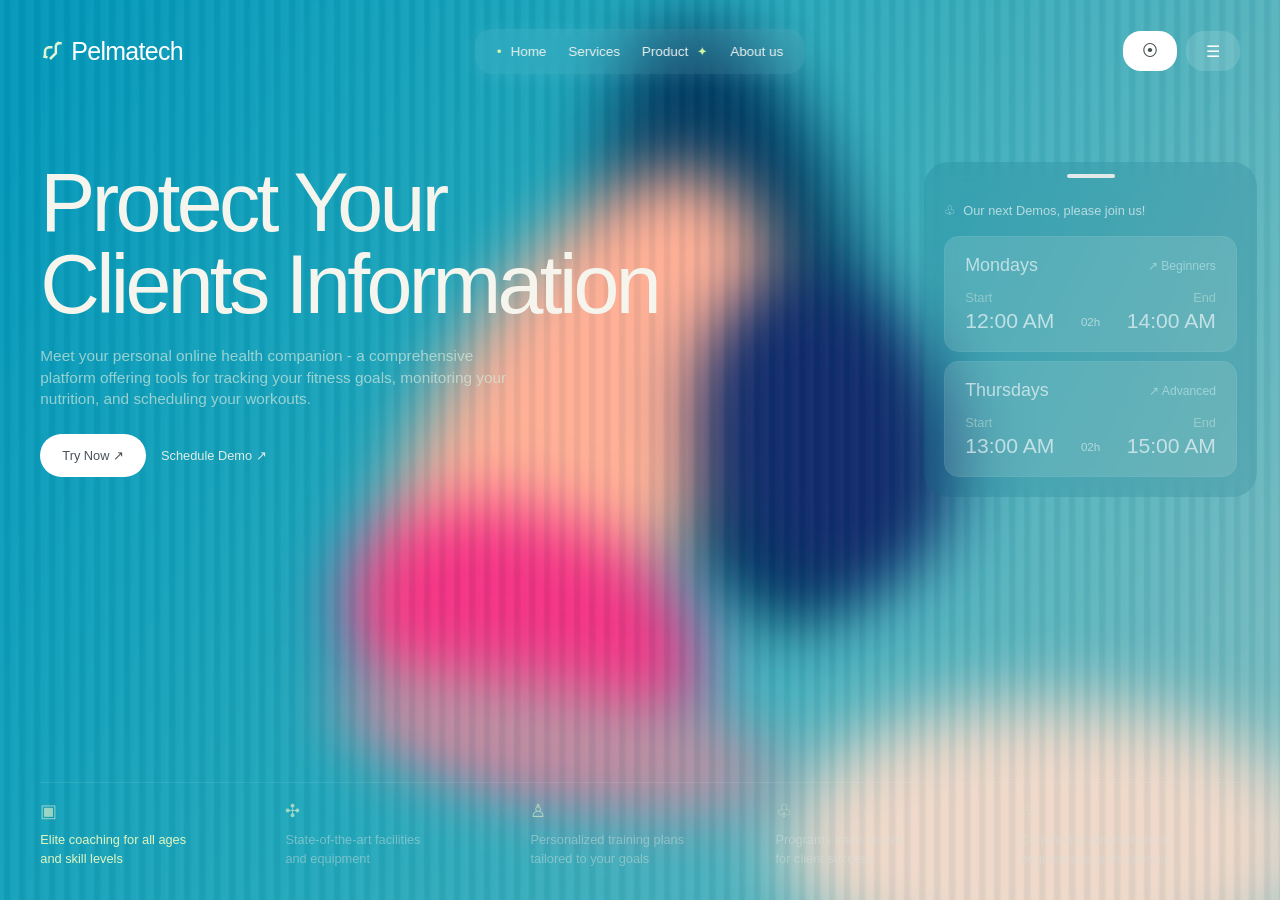
<file: index.html>
<!doctype html>
<html lang="en">
  <head>
    <meta charset="utf-8">
    <meta name="viewport" content="width=device-width,initial-scale=1">
    <title>Pelmatech — Your Personal Health Companion</title>
    <link rel="stylesheet" href="styles.css">
  </head>
  <body>
    <main>
      <div class="art" aria-hidden="true">
        <div class="blob one">
        </div>
        <div class="blob two">
        </div>
        <div class="blob three">
        </div>
        <div class="blob four">
        </div>
        <div class="blob five">
        </div>
        <div class="blob six">
        </div>
        <div class="ribs">
        </div>
      </div>
      <header>
        <a class="brand" href="#" aria-label="Pelmatech home">
          <svg viewBox="0 0 30 30" fill="none" stroke="#e1f5d3" stroke-width="3">
            <path d="M6 22v-7a5 5 0 0 1 5-5h4M12 24l7-7V9a4 4 0 0 1 4-4h3M4 21l5 1M19 7l4-3"/>
          </svg>Pelmatech</a>
          <nav aria-label="Main navigation">
            <a href="#">Home</a>
            <a href="#services">Services</a>
            <a href="#product">Product</a>
            <a href="#about">About us</a>
          </nav>
          <div class="header-actions">
            <button class="icon-button" data-dialog="Your wellness, in one place" aria-label="Account">⦿</button>
            <button class="icon-button" id="menu" aria-label="Open menu">☰</button>
          </div>
        </header>
        <aside class="schedule">
          <div class="handle">
          </div>
          <div class="location">♧ &nbsp;Our next Demos, please join us!</div>
          <div class="session">
            <div class="session-top">Mondays <span class="level">↗ Beginners</span>
            </div>
            <div class="labels">
              <span>Start</span>
              <span>End</span>
            </div>
            <div class="times">
              <span>12:00 AM</span>
              <span>02h</span>
              <span>14:00 AM</span>
            </div>
          </div>
          <div class="session">
            <div class="session-top">Thursdays <span class="level">↗ Advanced</span>
            </div>
            <div class="labels">
              <span>Start</span>
              <span>End</span>
            </div>
            <div class="times">
              <span>13:00 AM</span>
              <span>02h</span>
              <span>15:00 AM</span>
            </div>
          </div>
        </aside>
        <!-- Edit the main heading, description, and button labels below. -->
        <section class="hero">
          <h1>Protect Your<br>Clients Information</h1>
          <p class="description">Meet your personal online health companion - a comprehensive<br>platform offering tools for tracking your fitness goals, monitoring your<br>nutrition, and scheduling your workouts.</p>
          <div class="cta">
            <button class="primary" data-dialog="Start your wellness journey">Try Now ↗</button>
            <button class="demo" data-dialog="Schedule your personal demo">Schedule Demo ↗</button>
          </div>
        </section>
        <section class="features" id="services">
          <div class="feature">
            <span class="symbol">▣</span>Elite coaching for all ages<br>and skill levels</div>
            <div class="feature">
              <span class="symbol">✣</span>State-of-the-art facilities<br>and equipment</div>
              <div class="feature" id="product">
                <span class="symbol">♙</span>Personalized training plans<br>tailored to your goals</div>
                <div class="feature">
                  <span class="symbol">♧</span>Programs track-record<br>for client success</div>
                  <div class="feature" id="about">
                    <span class="symbol">♧</span>Community atmosphere of<br>beginners to professionals</div>
                  </section>
                </main>
                <dialog>
                  <form method="dialog">
                    <h2 id="dialog-title">
                    </h2>
                    <p>Take the next step toward your health and fitness goals.</p>
                    <label>Email address<input type="email" placeholder="you@example.com" required>
                    </label>
                    <button type="submit">Continue ↗</button> <button type="button" id="close">Close</button>
                    <p id="feedback" aria-live="polite">
                    </p>
                  </form>
                </dialog>
                <script src="script.js" defer>
                </script>
              </body>
            </html>
</file>
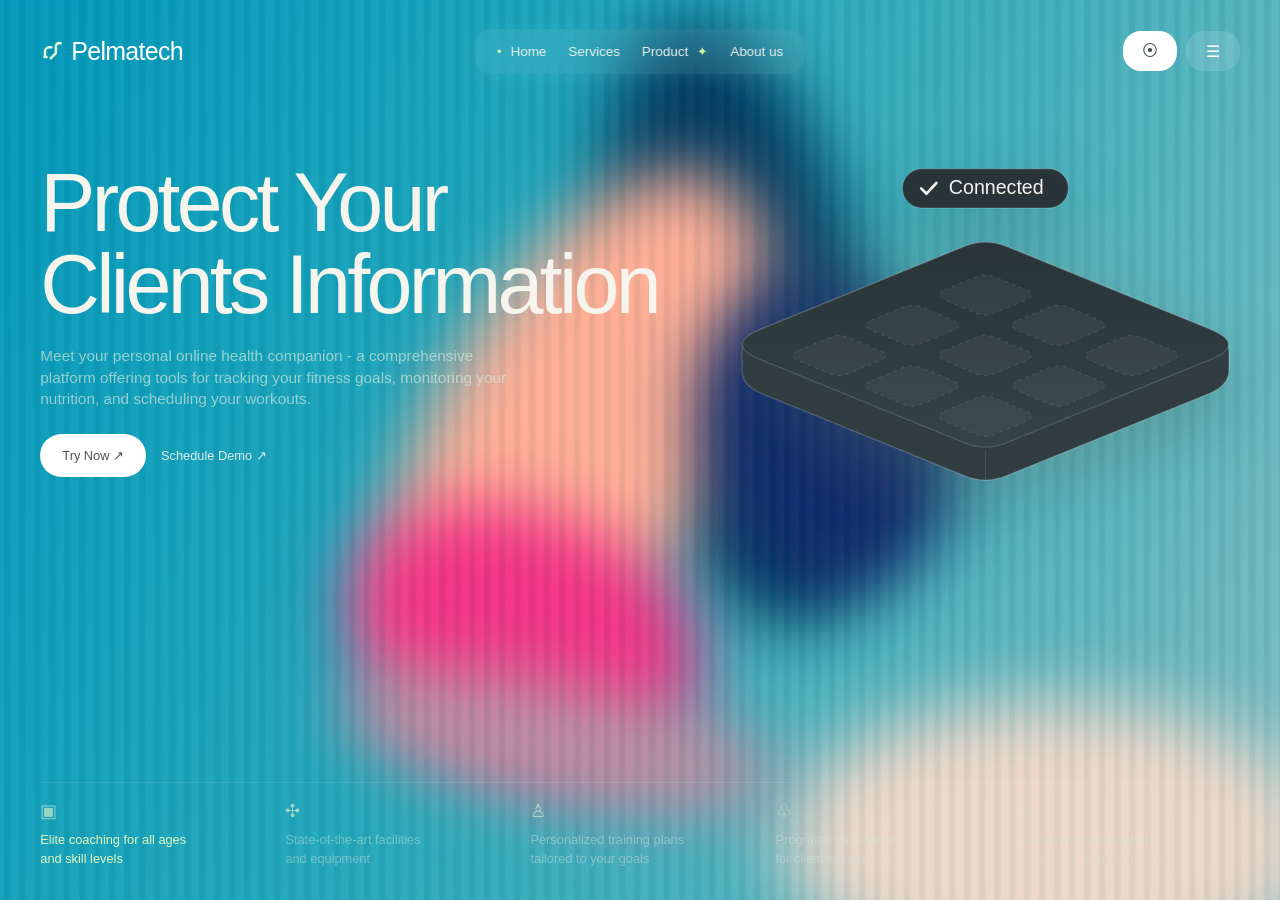
<file: plugin-slot.html>
<!doctype html>
<html lang="en">
  <head>
    <meta charset="utf-8">
    <meta name="viewport" content="width=device-width,initial-scale=1">
    <title>Pelmatech — Integration Preview</title>
    <link rel="stylesheet" href="styles.css">
    <link rel="stylesheet" href="plugin-slot.css">
  </head>
  <body>
    <main>
      <div class="art" aria-hidden="true">
        <div class="blob one">
        </div>
        <div class="blob two">
        </div>
        <div class="blob three">
        </div>
        <div class="blob four">
        </div>
        <div class="blob five">
        </div>
        <div class="blob six">
        </div>
        <div class="ribs">
        </div>
      </div>
      <header>
        <a class="brand" href="#" aria-label="Pelmatech home">
          <svg viewBox="0 0 30 30" fill="none" stroke="#e1f5d3" stroke-width="3">
            <path d="M6 22v-7a5 5 0 0 1 5-5h4M12 24l7-7V9a4 4 0 0 1 4-4h3M4 21l5 1M19 7l4-3"/>
          </svg>Pelmatech</a>
          <nav aria-label="Main navigation">
            <a href="#">Home</a>
            <a href="#services">Services</a>
            <a href="#product">Product</a>
            <a href="#about">About us</a>
          </nav>
          <div class="header-actions">
            <button class="icon-button" data-dialog="Your wellness, in one place" aria-label="Account">⦿</button>
            <button class="icon-button" id="menu" aria-label="Open menu">☰</button>
          </div>
        </header>
        <aside class="plugin-visual" aria-label="Integration illustration">
<svg viewBox="0 0 660 480" role="img" aria-labelledby="plugin-title plugin-desc" xmlns="http://www.w3.org/2000/svg">
<title id="plugin-title">Connected integrations</title><desc id="plugin-desc">Integration tiles drop into open slots on an isometric board. Decorative product illustration.</desc>
<defs><radialGradient id="halo"><stop stop-color="#b2b29a" stop-opacity=".28"/><stop offset="1" stop-color="#b2b29a" stop-opacity="0"/></radialGradient><linearGradient id="board" x2="0" y2="1"><stop stop-color="#283437"/><stop offset="1" stop-color="#354345"/></linearGradient></defs>
<ellipse class="board-glow" cx="330" cy="270" rx="285" ry="200" fill="url(#halo)"/>
<g class="connection-badge"><rect x="237" y="58" width="186" height="44" rx="22" fill="#283437" stroke="#ffffff28" stroke-width="1.5"/><path d="M258 80 l6 6 11 -12" fill="none" stroke="#f5f5ef" stroke-width="3" stroke-linecap="round" stroke-linejoin="round"/><text x="289" y="86" fill="#f5f5ef" font-size="22" font-family="Arial,sans-serif">Connected</text></g>
<path d="M57 264 Q57 247 78 238 L307 145 Q330 136 353 145 L582 238 Q603 247 603 264 V284 Q603 301 581 310 L354 402 Q330 412 306 402 L79 310 Q57 301 57 284Z" fill="#303c3f" stroke="#ffffff30" stroke-width="1.5"/>
<path d="M78 238 L307 145 Q330 136 353 145 L582 238 Q623 255 582 272 L354 365 Q330 375 306 365 L78 272 Q37 255 78 238Z" fill="url(#board)" stroke="#ffffff24" stroke-width="1.5"/>
<path d="M330 373 V408" stroke="#ffffff20"/>
<g transform="translate(330 191)"><path d="M-46 -9 L-10 -24 Q0 -28 10 -24 L46 -9 Q58 -4 46 2 L10 17 Q0 21 -10 17 L-46 2 Q-58 -4 -46 -9Z" transform="translate(0 12)" fill="#ffffff0b" stroke="#ffffff25" stroke-dasharray="4 5"/>
<g class="slot-impact" style="--delay:0.0s"><path class="impact-aura" d="M-46 -9 L-10 -24 Q0 -28 10 -24 L46 -9 Q58 -4 46 2 L10 17 Q0 21 -10 17 L-46 2 Q-58 -4 -46 -9Z"/><path class="impact-ring" d="M-46 -9 L-10 -24 Q0 -28 10 -24 L46 -9 Q58 -4 46 2 L10 17 Q0 21 -10 17 L-46 2 Q-58 -4 -46 -9Z"/></g>
<g class="plugin-tile" style="--delay:0.0s"><path d="M-51 -3 L-51 10 Q-51 15 -42 19 L-10 32 Q0 36 10 32 L42 19 Q51 15 51 10 V-3Z" fill="#737f7a"/><path d="M0 18 V35 Q-5 35 -10 32 L-42 19 Q-51 15 -51 10 V-3Z" fill="#8b9790"/><path d="M-46 -9 L-10 -24 Q0 -28 10 -24 L46 -9 Q58 -4 46 2 L10 17 Q0 21 -10 17 L-46 2 Q-58 -4 -46 -9Z" fill="#b8c0b6" stroke="#fff" stroke-opacity=".25"/><g transform="matrix(.78 .3 -.78 .3 0 -4)" fill="#263330" color="#263330"><circle r="19" fill="currentColor"/><path d="M-11 -6 Q0 -11 11 -4 M-10 0 Q0 -4 10 2 M-8 6 Q0 3 8 8" fill="none" stroke="#b8c0b6" stroke-width="3" stroke-linecap="round"/></g></g>
</g>
<g transform="translate(248 225)"><path d="M-46 -9 L-10 -24 Q0 -28 10 -24 L46 -9 Q58 -4 46 2 L10 17 Q0 21 -10 17 L-46 2 Q-58 -4 -46 -9Z" transform="translate(0 12)" fill="#ffffff0b" stroke="#ffffff25" stroke-dasharray="4 5"/>
<g class="slot-impact" style="--delay:0.4s"><path class="impact-aura" d="M-46 -9 L-10 -24 Q0 -28 10 -24 L46 -9 Q58 -4 46 2 L10 17 Q0 21 -10 17 L-46 2 Q-58 -4 -46 -9Z"/><path class="impact-ring" d="M-46 -9 L-10 -24 Q0 -28 10 -24 L46 -9 Q58 -4 46 2 L10 17 Q0 21 -10 17 L-46 2 Q-58 -4 -46 -9Z"/></g>
<g class="plugin-tile" style="--delay:0.4s"><path d="M-51 -3 L-51 10 Q-51 15 -42 19 L-10 32 Q0 36 10 32 L42 19 Q51 15 51 10 V-3Z" fill="#737f7a"/><path d="M0 18 V35 Q-5 35 -10 32 L-42 19 Q-51 15 -51 10 V-3Z" fill="#8b9790"/><path d="M-46 -9 L-10 -24 Q0 -28 10 -24 L46 -9 Q58 -4 46 2 L10 17 Q0 21 -10 17 L-46 2 Q-58 -4 -46 -9Z" fill="#b8c0b6" stroke="#fff" stroke-opacity=".25"/><g transform="matrix(.78 .3 -.78 .3 0 -4)" fill="#263330" color="#263330"><circle cx="-9" r="13"/><ellipse cx="12" ry="12" rx="6"/><ellipse cx="23" ry="11" rx="2"/></g></g>
</g>
<g transform="translate(412 225)"><path d="M-46 -9 L-10 -24 Q0 -28 10 -24 L46 -9 Q58 -4 46 2 L10 17 Q0 21 -10 17 L-46 2 Q-58 -4 -46 -9Z" transform="translate(0 12)" fill="#ffffff0b" stroke="#ffffff25" stroke-dasharray="4 5"/>
</g>
<g transform="translate(166 259)"><path d="M-46 -9 L-10 -24 Q0 -28 10 -24 L46 -9 Q58 -4 46 2 L10 17 Q0 21 -10 17 L-46 2 Q-58 -4 -46 -9Z" transform="translate(0 12)" fill="#ffffff0b" stroke="#ffffff25" stroke-dasharray="4 5"/>
</g>
<g transform="translate(330 259)"><path d="M-46 -9 L-10 -24 Q0 -28 10 -24 L46 -9 Q58 -4 46 2 L10 17 Q0 21 -10 17 L-46 2 Q-58 -4 -46 -9Z" transform="translate(0 12)" fill="#ffffff0b" stroke="#ffffff25" stroke-dasharray="4 5"/>
<g class="slot-impact" style="--delay:0.8s"><path class="impact-aura" d="M-46 -9 L-10 -24 Q0 -28 10 -24 L46 -9 Q58 -4 46 2 L10 17 Q0 21 -10 17 L-46 2 Q-58 -4 -46 -9Z"/><path class="impact-ring" d="M-46 -9 L-10 -24 Q0 -28 10 -24 L46 -9 Q58 -4 46 2 L10 17 Q0 21 -10 17 L-46 2 Q-58 -4 -46 -9Z"/></g>
<g class="plugin-tile" style="--delay:0.8s"><path d="M-51 -3 L-51 10 Q-51 15 -42 19 L-10 32 Q0 36 10 32 L42 19 Q51 15 51 10 V-3Z" fill="#737f7a"/><path d="M0 18 V35 Q-5 35 -10 32 L-42 19 Q-51 15 -51 10 V-3Z" fill="#8b9790"/><path d="M-46 -9 L-10 -24 Q0 -28 10 -24 L46 -9 Q58 -4 46 2 L10 17 Q0 21 -10 17 L-46 2 Q-58 -4 -46 -9Z" fill="#b8c0b6" stroke="#fff" stroke-opacity=".25"/><g transform="matrix(.78 .3 -.78 .3 0 -4)" fill="#263330" color="#263330"><path d="M-15 -12 Q0 -19 15 -12 L23 12 Q15 18 9 16 L7 12 Q0 15 -7 12 L-9 16 Q-17 18 -23 12Z"/><ellipse cx="-8" rx="3" ry="4" fill="#b8c0b6"/><ellipse cx="8" rx="3" ry="4" fill="#b8c0b6"/></g></g>
</g>
<g transform="translate(494 259)"><path d="M-46 -9 L-10 -24 Q0 -28 10 -24 L46 -9 Q58 -4 46 2 L10 17 Q0 21 -10 17 L-46 2 Q-58 -4 -46 -9Z" transform="translate(0 12)" fill="#ffffff0b" stroke="#ffffff25" stroke-dasharray="4 5"/>
<g class="slot-impact" style="--delay:1.2s"><path class="impact-aura" d="M-46 -9 L-10 -24 Q0 -28 10 -24 L46 -9 Q58 -4 46 2 L10 17 Q0 21 -10 17 L-46 2 Q-58 -4 -46 -9Z"/><path class="impact-ring" d="M-46 -9 L-10 -24 Q0 -28 10 -24 L46 -9 Q58 -4 46 2 L10 17 Q0 21 -10 17 L-46 2 Q-58 -4 -46 -9Z"/></g>
<g class="plugin-tile" style="--delay:1.2s"><path d="M-51 -3 L-51 10 Q-51 15 -42 19 L-10 32 Q0 36 10 32 L42 19 Q51 15 51 10 V-3Z" fill="#737f7a"/><path d="M0 18 V35 Q-5 35 -10 32 L-42 19 Q-51 15 -51 10 V-3Z" fill="#8b9790"/><path d="M-46 -9 L-10 -24 Q0 -28 10 -24 L46 -9 Q58 -4 46 2 L10 17 Q0 21 -10 17 L-46 2 Q-58 -4 -46 -9Z" fill="#b8c0b6" stroke="#fff" stroke-opacity=".25"/><g transform="matrix(.78 .3 -.78 .3 0 -4)" fill="#263330" color="#263330"><path d="M-14 -12 L-15 -22 L-5 -17 Q0 -19 6 -17 L16 -22 L15 -11 Q26 14 7 18 L7 25 L-6 25 L-6 18 Q-24 13 -14 -12Z"/><path d="M-6 20 Q-19 25 -24 13" fill="none" stroke="currentColor" stroke-width="4"/></g></g>
</g>
<g transform="translate(248 293)"><path d="M-46 -9 L-10 -24 Q0 -28 10 -24 L46 -9 Q58 -4 46 2 L10 17 Q0 21 -10 17 L-46 2 Q-58 -4 -46 -9Z" transform="translate(0 12)" fill="#ffffff0b" stroke="#ffffff25" stroke-dasharray="4 5"/>
<g class="slot-impact" style="--delay:1.6s"><path class="impact-aura" d="M-46 -9 L-10 -24 Q0 -28 10 -24 L46 -9 Q58 -4 46 2 L10 17 Q0 21 -10 17 L-46 2 Q-58 -4 -46 -9Z"/><path class="impact-ring" d="M-46 -9 L-10 -24 Q0 -28 10 -24 L46 -9 Q58 -4 46 2 L10 17 Q0 21 -10 17 L-46 2 Q-58 -4 -46 -9Z"/></g>
<g class="plugin-tile" style="--delay:1.6s"><path d="M-51 -3 L-51 10 Q-51 15 -42 19 L-10 32 Q0 36 10 32 L42 19 Q51 15 51 10 V-3Z" fill="#737f7a"/><path d="M0 18 V35 Q-5 35 -10 32 L-42 19 Q-51 15 -51 10 V-3Z" fill="#8b9790"/><path d="M-46 -9 L-10 -24 Q0 -28 10 -24 L46 -9 Q58 -4 46 2 L10 17 Q0 21 -10 17 L-46 2 Q-58 -4 -46 -9Z" fill="#b8c0b6" stroke="#fff" stroke-opacity=".25"/><g transform="matrix(.78 .3 -.78 .3 0 -4)" fill="#263330" color="#263330"><path d="M-5 -20 V-5 M5 -5 H20 M5 20 V5 M-20 5 H-5" stroke="currentColor" stroke-width="8" stroke-linecap="round" fill="none"/><circle cx="-17" cy="-15" r="4"/><circle cx="15" cy="-17" r="4"/><circle cx="17" cy="15" r="4"/><circle cx="-15" cy="17" r="4"/></g></g>
</g>
<g transform="translate(412 293)"><path d="M-46 -9 L-10 -24 Q0 -28 10 -24 L46 -9 Q58 -4 46 2 L10 17 Q0 21 -10 17 L-46 2 Q-58 -4 -46 -9Z" transform="translate(0 12)" fill="#ffffff0b" stroke="#ffffff25" stroke-dasharray="4 5"/>
<g class="slot-impact" style="--delay:2.0s"><path class="impact-aura" d="M-46 -9 L-10 -24 Q0 -28 10 -24 L46 -9 Q58 -4 46 2 L10 17 Q0 21 -10 17 L-46 2 Q-58 -4 -46 -9Z"/><path class="impact-ring" d="M-46 -9 L-10 -24 Q0 -28 10 -24 L46 -9 Q58 -4 46 2 L10 17 Q0 21 -10 17 L-46 2 Q-58 -4 -46 -9Z"/></g>
<g class="plugin-tile" style="--delay:2.0s"><path d="M-51 -3 L-51 10 Q-51 15 -42 19 L-10 32 Q0 36 10 32 L42 19 Q51 15 51 10 V-3Z" fill="#737f7a"/><path d="M0 18 V35 Q-5 35 -10 32 L-42 19 Q-51 15 -51 10 V-3Z" fill="#8b9790"/><path d="M-46 -9 L-10 -24 Q0 -28 10 -24 L46 -9 Q58 -4 46 2 L10 17 Q0 21 -10 17 L-46 2 Q-58 -4 -46 -9Z" fill="#b8c0b6" stroke="#fff" stroke-opacity=".25"/><g transform="matrix(.78 .3 -.78 .3 0 -4)" fill="#263330" color="#263330"><path d="M-19 -21 L12 21 H21 L-10 -21Z M17 -21 L-17 21" fill="none" stroke="currentColor" stroke-width="3"/></g></g>
</g>
<g transform="translate(330 327)"><path d="M-46 -9 L-10 -24 Q0 -28 10 -24 L46 -9 Q58 -4 46 2 L10 17 Q0 21 -10 17 L-46 2 Q-58 -4 -46 -9Z" transform="translate(0 12)" fill="#ffffff0b" stroke="#ffffff25" stroke-dasharray="4 5"/>
</g>
</svg>
</aside>
        <!-- Edit the main heading, description, and button labels below. -->
        <section class="hero">
          <h1>Protect Your<br>Clients Information</h1>
          <p class="description">Meet your personal online health companion - a comprehensive<br>platform offering tools for tracking your fitness goals, monitoring your<br>nutrition, and scheduling your workouts.</p>
          <div class="cta">
            <button class="primary" data-dialog="Start your wellness journey">Try Now ↗</button>
            <button class="demo" data-dialog="Schedule your personal demo">Schedule Demo ↗</button>
          </div>
        </section>
        <section class="features" id="services">
          <div class="feature">
            <span class="symbol">▣</span>Elite coaching for all ages<br>and skill levels</div>
            <div class="feature">
              <span class="symbol">✣</span>State-of-the-art facilities<br>and equipment</div>
              <div class="feature" id="product">
                <span class="symbol">♙</span>Personalized training plans<br>tailored to your goals</div>
                <div class="feature">
                  <span class="symbol">♧</span>Programs track-record<br>for client success</div>
                  <div class="feature" id="about">
                    <span class="symbol">♧</span>Community atmosphere of<br>beginners to professionals</div>
                  </section>
                </main>
                <dialog>
                  <form method="dialog">
                    <h2 id="dialog-title">
                    </h2>
                    <p>Take the next step toward your health and fitness goals.</p>
                    <label>Email address<input type="email" placeholder="you@example.com" required>
                    </label>
                    <button type="submit">Continue ↗</button> <button type="button" id="close">Close</button>
                    <p id="feedback" aria-live="polite">
                    </p>
                  </form>
                </dialog>
                <script src="script.js" defer>
                </script>
              </body>
            </html>
</file>
<file: styles.css>
* {
  box-sizing:border-box;
}
body {
  margin:0;
  font-family:Arial,Helvetica,sans-serif;
  background:#139bb3;
  color:#f5f5ed;
}
button,a {
  font:inherit;
}
button {
  cursor:pointer;
}
main {
  position:relative;
  min-height:100svh;
  overflow:hidden;
  background:linear-gradient(115deg,#0399bb 4%,#21a8bb 42%,#7ebdc0 100%);
}
.art {
  position:absolute;
  inset:0;
  overflow:hidden;
}
.blob {
  position:absolute;
  filter:blur(34px);
  border-radius:48%;
}
.one {
  background:#003a61;
  width:20%;
  height:68%;
  left:48%;
  top:2%;
  transform:rotate(-12deg);
}
.two {
  background:#ffae94;
  width:22%;
  height:65%;
  left:34%;
  top:16%;
  transform:rotate(30deg);
}
.three {
  background:#f43183;
  width:28%;
  height:27%;
  left:27%;
  top:57%;
  transform:rotate(20deg);
}
.four {
  background:#102a6b;
  width:19%;
  height:35%;
  left:55%;
  top:31%;
  transform:rotate(-20deg);
}
.five {
  background:#efd8c9;
  width:42%;
  height:31%;
  right:-3%;
  bottom:-9%;
  filter:blur(38px);
}
.six {
  background:#bd8da0;
  width:35%;
  height:13%;
  left:26%;
  bottom:11%;
  transform:rotate(10deg);
}
.ribs {
  position:absolute;
  inset:0;
  background:repeating-linear-gradient(90deg,#ffffff09 0px,#ffffff09 3px,#00445b10 5px,#00445b10 9px,#ffffff07 12px,#ffffff07 15px);
  backdrop-filter:blur(2px);
}
header {
  position:relative;
  display:flex;
  justify-content:space-between;
  align-items:center;
  padding:3.45vh 3.15vw;
}
.brand {
  display:flex;
  align-items:center;
  gap:6px;
  color:white;
  text-decoration:none;
  font-size:clamp(14px,1.95vw,28px);
  letter-spacing:-.7px;
}
.brand svg {
  width:25px;
  height:27px;
}
nav {
  position:absolute;
  left:50%;
  transform:translateX(-50%);
  display:flex;
  gap:22px;
  align-items:center;
  padding:15px 22px;
  border-radius:17px;
  background:#ffffff15;
  box-shadow:0 3px 20px #ffffff12;
  backdrop-filter:blur(12px);
}
nav a {
  color:#eef1ed;
  text-decoration:none;
  font-size:clamp(10px,1.05vw,16px);
  white-space:nowrap;
}
nav a:first-child:before {
  content:'•';
  margin-right:9px;
  color:#dfffae;
}
nav a[href="#product"]:after {
  content:'✦';
  color:#d1f5a2;
  margin-left:9px;
}
.header-actions {
  display:flex;
  gap:9px;
}
.icon-button {
  border:0;
  border-radius:18px;
  width:54px;
  height:40px;
  background:#ffffff22;
  color:white;
}
.icon-button:first-child {
  background:#fff;
  color:#47534e;
}
.schedule {
  position:absolute;
  top:18%;
  right:1.8%;
  width:26%;
  padding:12px 20px 20px;
  background:#05647a27;
  border-radius:25px;
  color:#ffffff9e;
  backdrop-filter:blur(12px);
}
.handle {
  height:4px;
  width:48px;
  background:#e1eae8;
  border-radius:5px;
  margin:0 auto 25px;
}
.location {
  font-size:clamp(8px,1vw,15px);
  margin-bottom:18px;
  white-space:nowrap;
}
.session {
  padding:18px 20px;
  margin-top:9px;
  background:#c7e6df2b;
  border:1px solid #ffffff0c;
  border-radius:15px;
}
.session-top {
  display:flex;
  justify-content:space-between;
  font-size:clamp(11px,1.4vw,21px);
  margin-bottom:14px;
}
.level {
  font-size:.68em;
  align-self:center;
  color:#e9ffff70;
}
.labels,.times {
  display:flex;
  justify-content:space-between;
}
.labels {
  font-size:clamp(8px,1vw,14px);
  color:#d8eddf70;
  margin-bottom:4px;
}
.times {
  font-size:clamp(12px,1.65vw,24px);
  white-space:nowrap;
}
.times span:nth-child(2) {
  font-size:.55em;
  align-self:center;
  color:#ffffff85;
}
.hero {
  position:absolute;
  left:3.15%;
  top:18%;
  width:69%;
}
h1 {
  font-size:clamp(34px,6.45vw,110px);
  font-weight:400;
  line-height:.99;
  letter-spacing:-.045em;
  margin:0 0 20px;
}
.description {
  max-width:37vw;
  font-size:clamp(10px,1.2vw,18px);
  line-height:1.4;
  color:#d5e9deae;
  margin:0;
}
.cta {
  display:flex;
  align-items:center;
  gap:15px;
  margin-top:24px;
}
.primary {
  background:#fff;
  border:0;
  border-radius:24px;
  padding:14px 22px;
  color:#4b5257;
  font-size:clamp(10px,1vw,15px);
}
.demo {
  border:0;
  background:none;
  color:#e0ece4;
  font-size:clamp(10px,1vw,15px);
  padding:10px 0;
}
.features {
  position:absolute;
  bottom:3.5%;
  left:3.15%;
  right:3.15%;
  display:grid;
  grid-template-columns:repeat(5,1fr);
  gap:26px;
  border-top:1px solid #ffffff17;
  padding-top:15px;
}
.feature {
  font-size:clamp(9px,1vw,15px);
  line-height:1.45;
  color:#d7e3df75;
}
.feature:first-child {
  color:#e1f6c1;
}
.symbol {
  display:block;
  font-size:18px;
  margin-bottom:7px;
  color:#d5edcbb0;
}
dialog {
  border:1px solid #ffffff55;
  border-radius:24px;
  padding:32px;
  background:#eaf3ed;
  color:#214a50;
  max-width:420px;
}
dialog::backdrop {
  background:#003d5066;
  backdrop-filter:blur(10px);
}
dialog button {
  border:0;
  border-radius:20px;
  padding:12px 20px;
  background:#147c89;
  color:white;
}
dialog h2 {
  font-weight:400;
}
dialog input {
  width:100%;
  padding:12px;
  margin:15px 0;
  border:1px solid #a3bcb5;
  border-radius:8px;
}
@media(max-width:700px) {
  nav {
    gap:14px;
    padding:11px 15px;
  }
  header {
    padding-top:13px;
  }
  .icon-button {
    width:34px;
    height:27px;
  }
  .brand {
    font-size:12px;
  }
  .brand svg {
    width:17px;
  }
  .schedule {
    padding:8px 11px 12px;
    border-radius:16px;
  }
  .handle {
    height:3px;
    width:27px;
    margin-bottom:13px;
  }
  .location {
    margin-bottom:10px;
  }
  .session {
    padding:10px 11px;
    border-radius:11px;
  }
  .session-top {
    margin-bottom:9px;
  }
  h1 {
    margin-bottom:12px;
  }
  .primary {
    padding:10px 16px;
  }
  .cta {
    gap:8px;
  }
  .features {
    gap:18px;
    padding-top:10px;
  }
  .symbol {
    font-size:13px;
    margin-bottom:5px;
  }
}
@media(max-width:440px) {
  main {
    min-height:850px;
  }
  nav {
    top:65px;
    width:92%;
    justify-content:center;
  }
  .schedule {
    top:46%;
    width:65%;
    right:4%;
  }
  .hero {
    top:17%;
    width:94%;
  }
  h1 {
    font-size:43px;
  }
  .description {
    max-width:80vw;
    font-size:12px;
  }
  .cta {
    margin-top:20px;
  }
  .features {
    grid-template-columns:repeat(3,1fr);
    bottom:3%;
    gap:16px;
  }
  .feature {
    font-size:10px;
  }
  .session-top {
    font-size:14px;
  }
  .times {
    font-size:16px;
  }
  .location {
    font-size:10px;
  }
}
</file>
<file: plugin-slot.css>
/* Custom screenshot-inspired illustration; no CodedVisuals source is used. */
.plugin-visual {
  position:absolute;
  top:13%;
  right:0;
  width:46%;
  max-width:720px;
  pointer-events:none;
}
.plugin-visual svg {
  display:block;
  width:100%;
  overflow:visible;
  filter:drop-shadow(0 24px 32px #183a4238);
}
.plugin-tile {
  transform-origin:0 14px;
  animation:plug-in 8s linear infinite both;
  animation-delay:var(--delay);
}
.slot-impact {
  transform-origin:0 10px;
  opacity:0;
  animation:slot-hit 8s ease-out infinite both;
  animation-delay:var(--delay);
}
.impact-ring {
  fill:none;
  stroke:#c3c5af;
  stroke-width:2.5;
}
.impact-aura {
  fill:#a6af99;
  fill-opacity:.25;
  stroke:#bcc2aa;
  stroke-width:7;
  filter:blur(7px);
}
.board-glow {
  animation:ambient-glow 8s ease-in-out infinite;
}
.connection-badge {
  animation:connection-glow 8s ease-in-out infinite;
}
@keyframes plug-in {
  0%,4% {transform:translateY(-85px) scale(1);opacity:0;}
  8% {transform:translateY(-65px) scale(1);opacity:1;animation-timing-function:cubic-bezier(.55,.05,.9,.5);}
  /* Compress on impact, rebound, then settle into the slot. */
  14% {transform:translateY(7px) scale(1.06,.76);opacity:1;}
  16% {transform:translateY(-9px) scale(.98,1.04);opacity:1;}
  19% {transform:translateY(2px) scale(1.01,.96);opacity:1;}
  22%,74% {transform:translateY(0) scale(1);opacity:1;}
  84%,100% {transform:translateY(0) scale(1);opacity:0;}
}
@keyframes slot-hit {
  0%,13.5% {transform:translateY(10px) scale(.88);opacity:0;}
  14.2% {transform:translateY(10px) scale(1.02);opacity:.95;}
  18% {transform:translateY(10px) scale(1.23);opacity:.65;}
  25%,100% {transform:translateY(10px) scale(1.48);opacity:0;}
}
@keyframes ambient-glow {
  0%,100% {opacity:.4;}
  28%,60% {opacity:1;}
}
@keyframes connection-glow {
  0%,16%,95%,100% {opacity:.4;}
  30%,80% {opacity:1;}
}
@media(max-width:700px) and (min-width:441px) {
  .plugin-visual {top:36%;width:44%;}
}
@media(max-width:440px) {
  .plugin-visual {top:44%;right:1%;width:98%;}
}
@media(prefers-reduced-motion:reduce) {
  .plugin-tile,.connection-badge,.board-glow {animation:none;opacity:1;transform:none;}
  .slot-impact {animation:none;opacity:0;}
}
</file>
